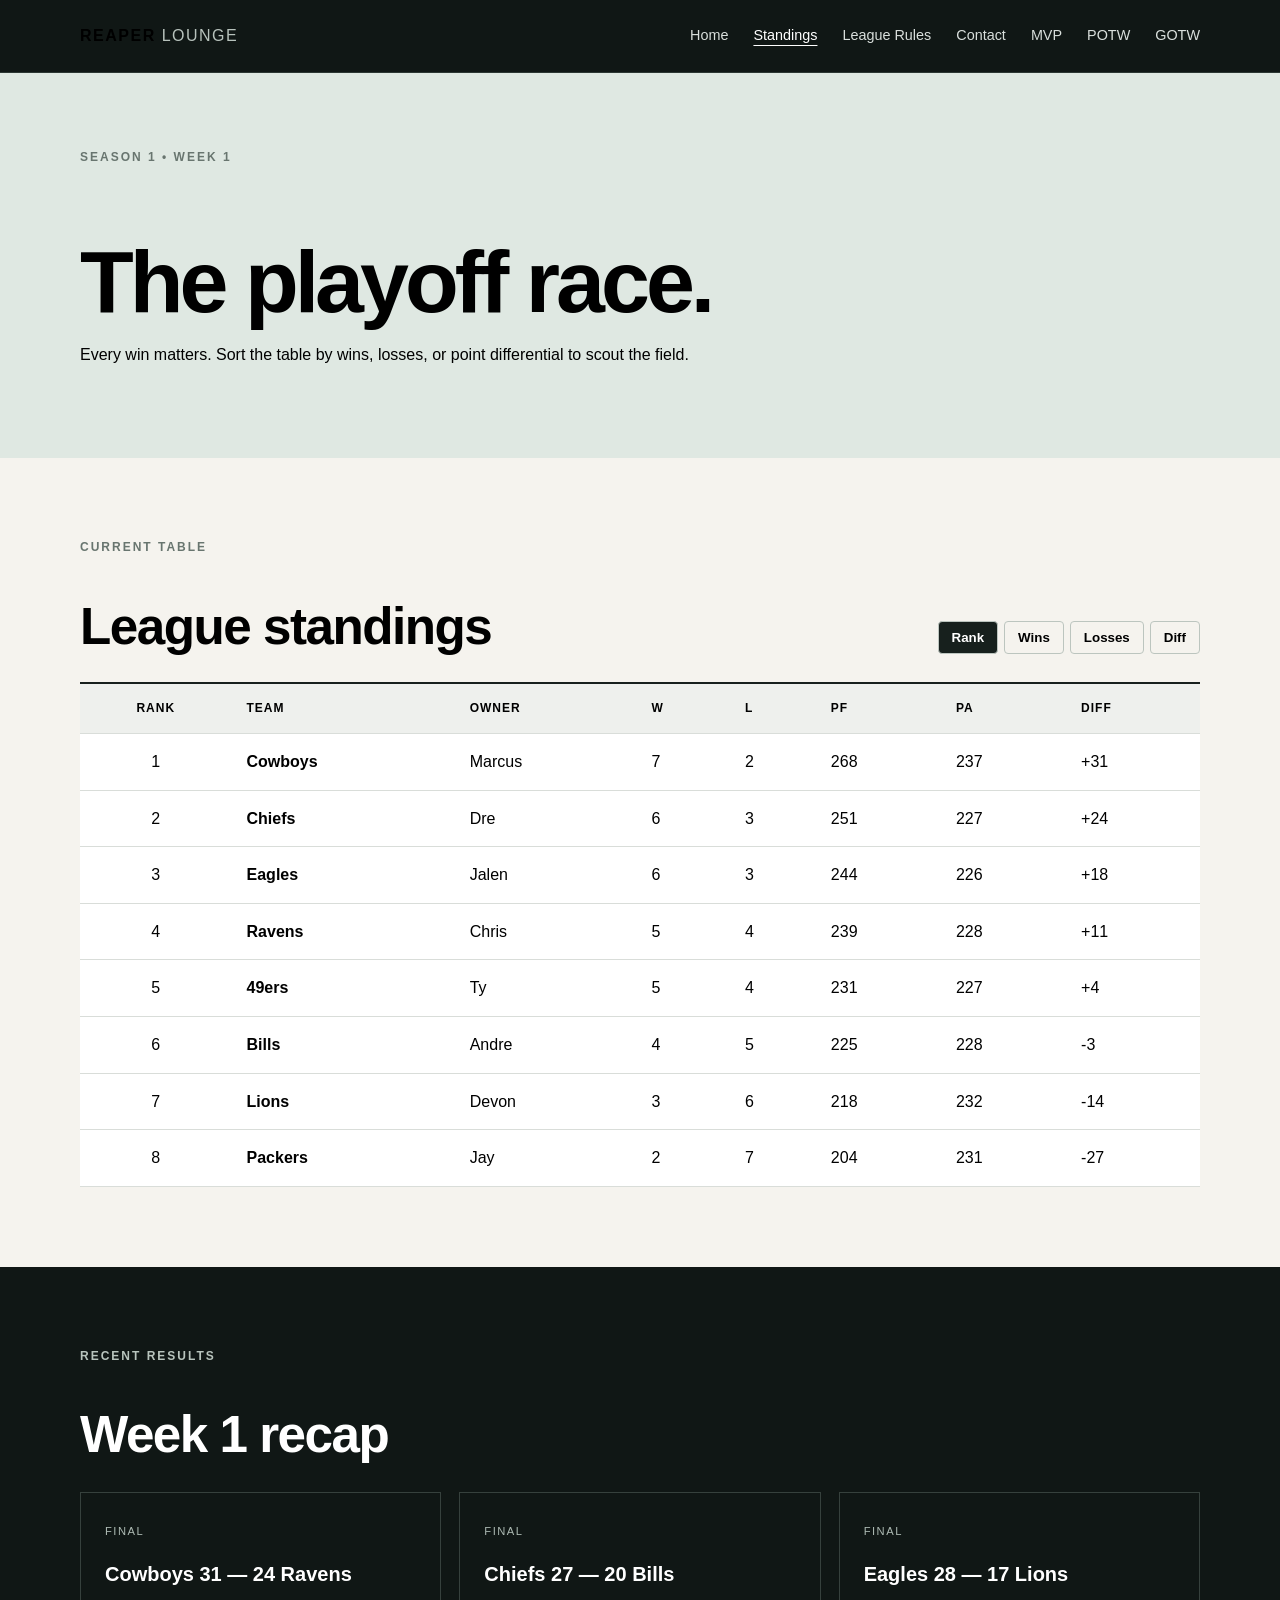
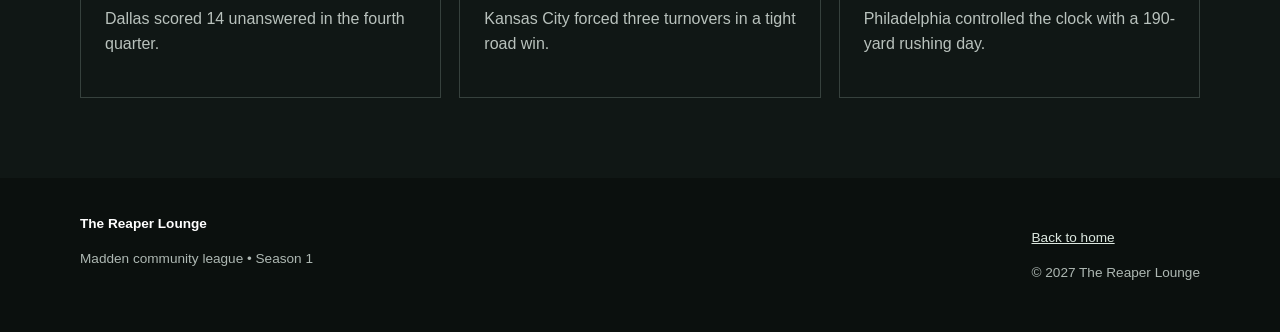
<file: standings.html>
<!DOCTYPE html>
<html lang="en">

<head>

  <meta charset="UTF-8">

  <meta name="viewport"
        content="width=device-width, initial-scale=1.0">

  <meta name="description"
        content="The Reaper Lounge Madden standings, recent results, playoff race, potw, gotw,and mvp race.">

  <title>Standings | The Reaper Lounge</title>

  <link rel="stylesheet" href="styles.css">

</head>


<body>

<header class="site-header">

  <nav class="nav container"
       aria-label="Primary navigation">

    <a class="logo" href="index.html">
      REAPER <span>LOUNGE</span>
    </a>

    <button class="menu-toggle"
            type="button"
            aria-expanded="false"
            aria-controls="site-menu">
      Menu
    </button>

    <div id="site-menu" class="nav-links">

      <a href="index.html">
        Home
      </a>

      <a class="active" href="standings.html">
        Standings
      </a>

      <a href="index.html#rules">
        League Rules
      </a>

      <a href="index.html#contact">
        Contact
      </a>

       <a href="index.html#MVP Race">
         MVP
       </a>

      <a href="index.html#POTW">
         POTW
       </a>

      <a href="index.html#GOTW">
         GOTW
       </a>
   
    </div>
    

  </nav>

</header>


<main>


<section class="page-hero">

  <div class="container">

    <p class="eyebrow">
      SEASON 1 • WEEK 1
    </p>

    <h1>
      The playoff race.
    </h1>

    <p>
      Every win matters. Sort the table by wins,
      losses, or point differential to scout the field.
    </p>

  </div>

</section>



<section class="section container"
         aria-labelledby="standings-title">

  <div class="section-heading">

    <div>

      <p class="eyebrow">
        CURRENT TABLE
      </p>

      <h2 id="standings-title">
        League standings
      </h2>

    </div>


    <div class="filter-buttons"
         aria-label="Sort standings">

      <button class="filter active-filter"
              type="button"
              data-sort="rank">
        Rank
      </button>

      <button class="filter"
              type="button"
              data-sort="wins">
        Wins
      </button>

      <button class="filter"
              type="button"
              data-sort="losses">
        Losses
      </button>

      <button class="filter"
              type="button"
              data-sort="diff">
        Diff
      </button>

    </div>

  </div>


  <div class="table-wrap">

    <table id="standings-table">

      <caption class="sr-only">
        Season 1 Madden league standings
      </caption>

      <thead>

        <tr>

          <th scope="col">Rank</th>

          <th scope="col">Team</th>

          <th scope="col">Owner</th>

          <th scope="col">W</th>

          <th scope="col">L</th>

          <th scope="col">PF</th>

          <th scope="col">PA</th>

          <th scope="col">Diff</th>

        </tr>

      </thead>


      <tbody>

        <tr data-wins="7"
            data-losses="2"
            data-diff="31">

          <td>1</td>
          <td><strong>Cowboys</strong></td>
          <td>Marcus</td>
          <td>7</td>
          <td>2</td>
          <td>268</td>
          <td>237</td>
          <td>+31</td>

        </tr>


        <tr data-wins="6"
            data-losses="3"
            data-diff="24">

          <td>2</td>
          <td><strong>Chiefs</strong></td>
          <td>Dre</td>
          <td>6</td>
          <td>3</td>
          <td>251</td>
          <td>227</td>
          <td>+24</td>

        </tr>


        <tr data-wins="6"
            data-losses="3"
            data-diff="18">

          <td>3</td>
          <td><strong>Eagles</strong></td>
          <td>Jalen</td>
          <td>6</td>
          <td>3</td>
          <td>244</td>
          <td>226</td>
          <td>+18</td>

        </tr>


        <tr data-wins="5"
            data-losses="4"
            data-diff="11">

          <td>4</td>
          <td><strong>Ravens</strong></td>
          <td>Chris</td>
          <td>5</td>
          <td>4</td>
          <td>239</td>
          <td>228</td>
          <td>+11</td>

        </tr>


        <tr data-wins="5"
            data-losses="4"
            data-diff="4">

          <td>5</td>
          <td><strong>49ers</strong></td>
          <td>Ty</td>
          <td>5</td>
          <td>4</td>
          <td>231</td>
          <td>227</td>
          <td>+4</td>

        </tr>


        <tr data-wins="4"
            data-losses="5"
            data-diff="-3">

          <td>6</td>
          <td><strong>Bills</strong></td>
          <td>Andre</td>
          <td>4</td>
          <td>5</td>
          <td>225</td>
          <td>228</td>
          <td>-3</td>

        </tr>


        <tr data-wins="3"
            data-losses="6"
            data-diff="-14">

          <td>7</td>
          <td><strong>Lions</strong></td>
          <td>Devon</td>
          <td>3</td>
          <td>6</td>
          <td>218</td>
          <td>232</td>
          <td>-14</td>

        </tr>


        <tr data-wins="2"
            data-losses="7"
            data-diff="-27">

          <td>8</td>
          <td><strong>Packers</strong></td>
          <td>Jay</td>
          <td>2</td>
          <td>7</td>
          <td>204</td>
          <td>231</td>
          <td>-27</td>

        </tr>

      </tbody>

    </table>

  </div>


  <p id="sort-status"
     class="sr-only"
     aria-live="polite">
    Standings shown by rank.
  </p>

</section>



<section class="section dark-section"
         aria-labelledby="results-title">

  <div class="container">

    <p class="eyebrow">
      RECENT RESULTS
    </p>

    <h2 id="results-title">
      Week 1 recap
    </h2>


    <div class="results-grid">

      <article class="result">

        <span>FINAL</span>

        <h3>
          Cowboys 31 — 24 Ravens
        </h3>

        <p>
          Dallas scored 14 unanswered in the fourth quarter.
        </p>

      </article>


      <article class="result">

        <span>FINAL</span>

        <h3>
          Chiefs 27 — 20 Bills
        </h3>

        <p>
          Kansas City forced three turnovers in a tight road win.
        </p>

      </article>


      <article class="result">

        <span>FINAL</span>

        <h3>
          Eagles 28 — 17 Lions
        </h3>

        <p>
          Philadelphia controlled the clock with a
          190-yard rushing day.
        </p>

      </article>

    </div>

  </div>

</section>


</main>


<footer class="footer">

  <div class="container footer-grid">

    <div>

      <strong>
        The Reaper Lounge
      </strong>

      <p>
        Madden community league • Season 1
      </p>

    </div>


    <div>

      <p>
        <a href="index.html">
          Back to home
        </a>
      </p>

      <p>
        © 2027 The Reaper Lounge
      </p>

    </div>

  </div>

</footer>


<script src="script.js"></script>

</body>
</html>
</file>
<file: styles.css>
* {
  box-sizing: border-box;
}

html {
  scroll-behavior: smooth;
}

body {
  margin: 0;
  background: #f5f3ee;
  color: #CRIMSON;
  font-family: Arial, Helvetica, sans-serif;
  line-height: 1.6;
}

.container {
  width: min(1120px, 92%);
  margin: auto;
}


/* HEADER */

.site-header {
  background: #101715;
  color: red;
  position: sticky;
  top: 0;
  z-index: 10;
  border-bottom: 1px solid #2c3733;
}

.nav {
  min-height: 72px;
  display: flex;
  align-items: center;
  justify-content: space-between;
  gap: 24px;
}

.logo {
  font-weight: 900;
  letter-spacing: 1.5px;
  color: black;
  text-decoration: none;
}

.logo span {
  font-weight: 400;
  color: #b7c2bc;
}

.nav-links {
  display: flex;
  gap: 25px;
  align-items: center;
}

.nav-links a {
  color: #d9dfdc;
  text-decoration: none;
  font-size: 0.9rem;
}

.nav-links a:hover,
.nav-links .active {
  color: white;
  text-decoration: underline;
  text-underline-offset: 5px;
}

.menu-toggle {
  display: none;
  background: none;
  border: 1px solid #69736e;
  color: white;
  padding: 8px 12px;
  border-radius: 5px;
}


/* HERO */

.hero {
  background: #101715;
  color: white;
  padding: 90px 0 105px;
}

.hero-grid {
  display: grid;
  grid-template-columns: 1.35fr 0.65fr;
  gap: 70px;
  align-items: center;
}

.eyebrow {
  font-size: 0.75rem;
  font-weight: 800;
  letter-spacing: 2px;
  margin: 0 0 10px;
  color: #68756f;
}

.hero .eyebrow,
.dark-section .eyebrow {
  color: #b8c4bd;
}

h1 {
  font-size: clamp(3rem, 7vw, 6rem);
  line-height: 0.95;
  letter-spacing: -4px;
  margin-bottom: 28px;
}

.hero h1 span {
  color: #b9c8bf;
}

.hero-copy {
  max-width: 650px;
  color: #c8d0cc;
  font-size: 1.12rem;
}


/* BUTTONS */

.button {
  display: inline-block;
  padding: 13px 20px;
  border-radius: 5px;
  text-decoration: none;
  font-weight: 800;
  margin: 8px 8px 0 0;
}

.primary {
  background: #dce7df;
  color: #111917;
}

.secondary {
  border: 1px solid #68736e;
  color: white;
}


/* HERO CARD */

.hero-card {
  border: 1px solid #46514c;
  padding: 28px;
  background: #18201e;
}

.card-label {
  font-size: 0.7rem;
  letter-spacing: 2px;
  color: #aab5af;
}

.game-date {
  font-size: 1.4rem;
  font-weight: 800;
}

.matchup {
  display: grid;
  grid-template-columns: 1fr auto 1fr;
  gap: 12px;
  align-items: center;
  text-align: center;
  border-block: 1px solid #39443f;
  padding: 20px 0;
  margin: 20px 0;
}

.matchup strong {
  display: block;
  font-size: 2rem;
}

.matchup span {
  font-size: 0.8rem;
  color: #aab5af;
}

.matchup p {
  margin: 0;
  color: #aab5af;
}

.muted {
  color: #aab5af;
  font-size: 0.9rem;
}


/* SECTIONS */

.section {
  padding: 80px 0;
}

.section-heading {
  display: flex;
  justify-content: space-between;
  align-items: end;
  gap: 20px;
  margin-bottom: 28px;
}

h2 {
  font-size: clamp(2rem, 4vw, 3.3rem);
  line-height: 1.05;
  letter-spacing: -1.5px;
  margin-bottom: 0;
}

.text-link {
  color: #17201d;
  font-weight: 800;
}


/* STATS */

.stats-grid {
  display: grid;
  grid-template-columns: repeat(4, 1fr);
  border-top: 1px solid #cdd1cc;
}

.stat-card {
  padding: 24px;
  border-right: 1px solid #cdd1cc;
}

.stat-card:last-child {
  border-right: 0;
}

.stat-card span {
  font-size: 0.75rem;
  color: #737e78;
}

.stat-card strong {
  display: block;
  font-size: 3rem;
  line-height: 1.1;
  margin-top: 25px;
}

.stat-card p {
  color: #68736e;
}


/* RULES */

.dark-section {
  background: #101715;
  color: white;
}

.content-grid {
  display: grid;
  grid-template-columns: 0.8fr 1.2fr;
  gap: 80px;
}

.rules-list article {
  display: grid;
  grid-template-columns: 55px 1fr;
  gap: 20px;
  border-top: 1px solid #36413d;
  padding: 24px 0;
}

.rules-list article > span {
  font-weight: 800;
  color: #8f9c95;
}

.rules-list h3 {
  margin-bottom: 6px;
}

.rules-list p {
  color: #b9c2bd;
  margin: 0;
}


/* CTA */

.cta {
  background: #dfe8e2;
  padding: 40px;
  display: flex;
  justify-content: space-between;
  gap: 30px;
  align-items: center;
}

.cta p {
  max-width: 600px;
}


/* FOOTER */

.footer {
  background: #0b100e;
  color: #aeb8b3;
  padding: 35px 0;
}

.footer-grid {
  display: flex;
  justify-content: space-between;
  gap: 30px;
  font-size: 0.85rem;
}

.footer strong {
  color: white;
}

.footer a {
  color: #dce7df;
}


/* STANDINGS PAGE */

.page-hero {
  background: #dfe8e2;
  padding: 75px 0;
}

.page-hero h1 {
  font-size: clamp(3rem, 7vw, 5.5rem);
  margin-bottom: 18px;
}

.page-hero p:last-child {
  max-width: 620px;
}


/* FILTER BUTTONS */

.filter-buttons {
  display: flex;
  flex-wrap: wrap;
  gap: 6px;
}

.filter {
  border: 1px solid #bcc5bf;
  background: transparent;
  border-radius: 4px;
  padding: 8px 13px;
  font-weight: 700;
  cursor: pointer;
}

.filter:hover,
.active-filter {
  background: #17201d;
  color: white;
}


/* TABLE */

.table-wrap {
  overflow-x: auto;
  border-top: 2px solid #17201d;
}

table {
  width: 100%;
  border-collapse: collapse;
  min-width: 700px;
  background: white;
}

th,
td {
  text-align: left;
  padding: 15px;
  border-bottom: 1px solid #d9ddd9;
}

th {
  font-size: 0.75rem;
  letter-spacing: 1px;
  text-transform: uppercase;
  background: #eef0ed;
}

td:first-child,
th:first-child {
  text-align: center;
}


/* RESULTS */

.results-grid {
  display: grid;
  grid-template-columns: repeat(3, 1fr);
  gap: 18px;
  margin-top: 30px;
}

.result {
  border: 1px solid #36413d;
  padding: 24px;
}

.result span {
  font-size: 0.7rem;
  letter-spacing: 1.5px;
  color: #aebbb4;
}

.result h3 {
  font-size: 1.25rem;
  margin: 15px 0;
}

.result p {
  color: #b9c2bd;
}


/* ACCESSIBILITY */

.sr-only {
  position: absolute;
  width: 1px;
  height: 1px;
  padding: 0;
  margin: -1px;
  overflow: hidden;
  clip: rect(0, 0, 0, 0);
  white-space: nowrap;
  border: 0;
}


/* MOBILE */

@media (max-width: 760px) {

  .nav {
    min-height: 64px;
  }

  .menu-toggle {
    display: block;
  }

  .nav-links {
    display: none;
    position: absolute;
    top: 64px;
    left: 0;
    right: 0;
    background: #101715;
    padding: 18px 4%;
    flex-direction: column;
    align-items: flex-start;
    border-bottom: 1px solid #2c3733;
  }

  .nav-links.open {
    display: flex;
  }

  .hero {
    padding: 65px 0;
  }

  .hero-grid,
  .content-grid {
    grid-template-columns: 1fr;
    gap: 35px;
  }

  h1 {
    letter-spacing: -2px;
  }

  .stats-grid {
    grid-template-columns: 1fr 1fr;
  }

  .stat-card:nth-child(2) {
    border-right: 0;
  }

  .stat-card:nth-child(n + 3) {
    border-top: 1px solid #cdd1cc;
  }

  .section {
    padding: 55px 0;
  }

  .section-heading,
  .cta,
  .footer-grid {
    align-items: flex-start;
    flex-direction: column;
  }

  .results-grid {
    grid-template-columns: 1fr;
  }

  .page-hero {
    padding: 55px 0;
  }

  .cta {
    padding: 28px;
  }
}


@media (prefers-reduced-motion: reduce) {

  html {
    scroll-behavior: auto;
  }

}
</file>
